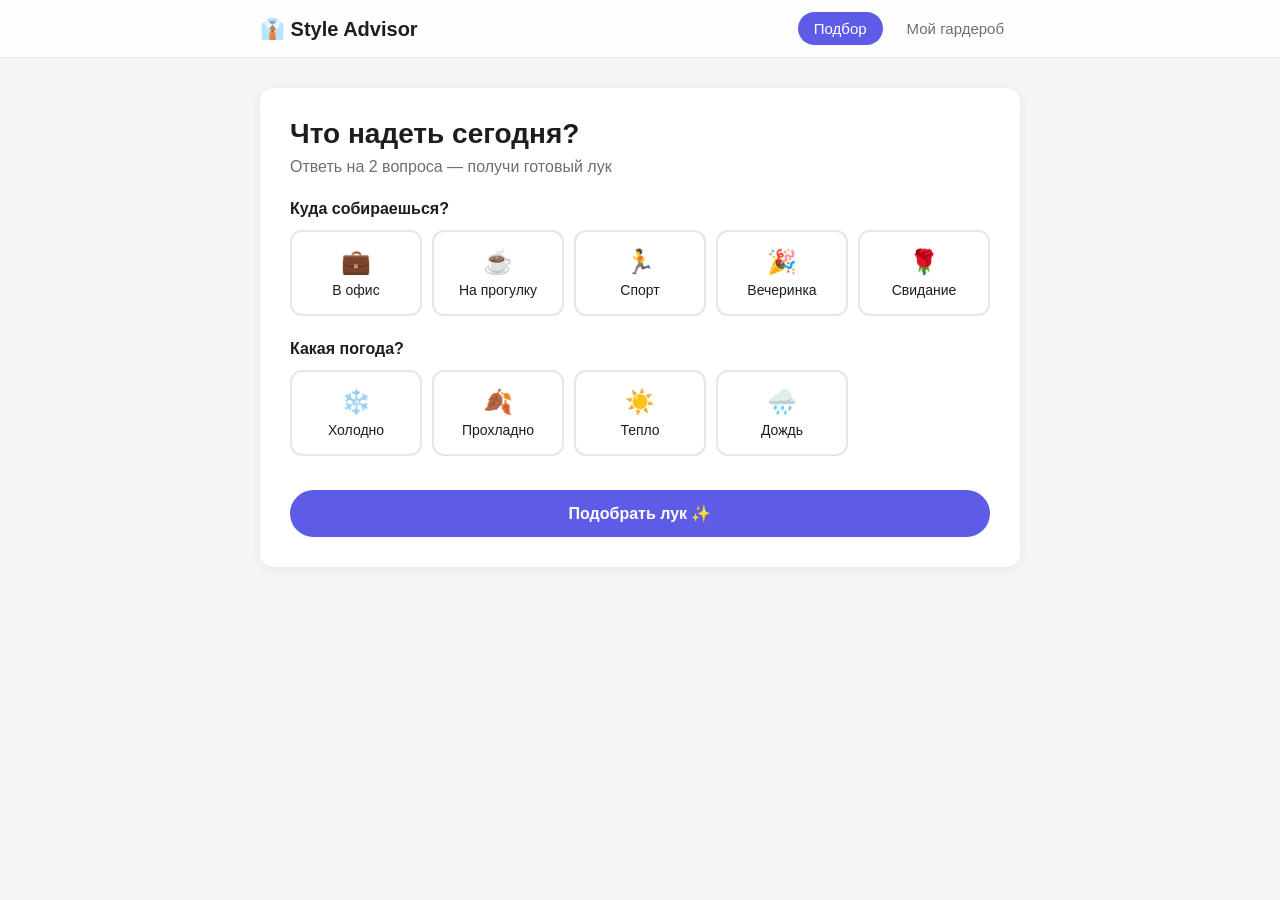
<file: index.html>
<!DOCTYPE html>
<html lang="ru">
<head>
    <meta charset="UTF-8">
    <meta name="viewport" content="width=device-width, initial-scale=1.0">
    <title>Style Advisor — Подбор лука</title>
    <style>
        :root {
            --bg: #f5f5f7;
            --card: #ffffff;
            --text: #1d1d1f;
            --text-secondary: #6e6e73;
            --primary: #5e5ce6;
            --primary-hover: #4b49c3;
            --border: #e5e5ea;
            --shadow: 0 2px 12px rgba(0,0,0,0.06);
            --radius: 14px;
        }

        * { margin: 0; padding: 0; box-sizing: border-box; }

        body {
            font-family: -apple-system, BlinkMacSystemFont, 'Segoe UI', Roboto, sans-serif;
            background: var(--bg);
            color: var(--text);
            min-height: 100vh;
            padding-bottom: 100px;
        }

        /* Навигация */
        .navbar {
            background: rgba(255,255,255,0.85);
            backdrop-filter: blur(20px);
            border-bottom: 1px solid var(--border);
            position: sticky;
            top: 0;
            z-index: 100;
            padding: 12px 0;
        }

        .nav-container {
            max-width: 800px;
            margin: 0 auto;
            padding: 0 20px;
            display: flex;
            justify-content: space-between;
            align-items: center;
        }

        .logo {
            font-size: 20px;
            font-weight: 700;
            text-decoration: none;
            color: var(--text);
            cursor: pointer;
        }

        .nav-links { display: flex; gap: 8px; }

        .nav-links button {
            text-decoration: none;
            color: var(--text-secondary);
            padding: 8px 16px;
            border-radius: 20px;
            font-weight: 500;
            font-size: 15px;
            transition: all 0.2s;
            border: none;
            background: transparent;
            cursor: pointer;
        }

        .nav-links button.active {
            background: var(--primary);
            color: #fff;
        }

        /* Основной контейнер */
        .main-container {
            max-width: 800px;
            margin: 0 auto;
            padding: 30px 20px;
        }

        .card {
            background: var(--card);
            border-radius: var(--radius);
            padding: 30px;
            box-shadow: var(--shadow);
        }

        h1 { font-size: 28px; font-weight: 700; margin-bottom: 8px; }
        h2 { font-size: 24px; font-weight: 700; margin-bottom: 8px; }
        .subtitle { color: var(--text-secondary); margin-bottom: 24px; }

        /* Опрос */
        .question-group { margin-bottom: 24px; }

        .question-label {
            display: block;
            font-weight: 600;
            margin-bottom: 12px;
            font-size: 16px;
        }

        .badge {
            font-size: 12px;
            background: #e8e8ed;
            color: var(--text-secondary);
            padding: 2px 8px;
            border-radius: 10px;
            font-weight: 400;
        }

        .options-grid {
            display: grid;
            grid-template-columns: repeat(auto-fill, minmax(130px, 1fr));
            gap: 10px;
        }

        .option-card {
            display: flex;
            flex-direction: column;
            align-items: center;
            gap: 6px;
            padding: 16px 12px;
            border: 2px solid var(--border);
            border-radius: 12px;
            cursor: pointer;
            transition: all 0.2s;
            text-align: center;
            font-weight: 500;
            font-size: 14px;
            background: var(--card);
        }

        .option-card:hover { border-color: var(--primary); background: #f8f8ff; }

        input[type="radio"] { display: none; }

        input[type="radio"]:checked+.option-card {
            border-color: var(--primary);
            background: #f0eeff;
            color: var(--primary);
        }

        .option-icon { font-size: 24px; }

        /* Кнопки */
        .btn-primary {
            background: var(--primary);
            color: #fff;
            border: none;
            padding: 14px 28px;
            border-radius: 25px;
            font-size: 16px;
            font-weight: 600;
            cursor: pointer;
            width: 100%;
            margin-top: 10px;
            display: inline-block;
            text-align: center;
        }

        .btn-primary:hover { background: var(--primary-hover); }

        .btn-secondary {
            background: #e8e8ed;
            color: var(--text);
            border: none;
            padding: 14px 28px;
            border-radius: 25px;
            font-size: 16px;
            font-weight: 600;
            cursor: pointer;
        }

        .btn-outline {
            background: transparent;
            border: 2px solid var(--primary);
            color: var(--primary);
            padding: 10px 20px;
            border-radius: 25px;
            font-weight: 600;
            cursor: pointer;
            text-decoration: none;
            display: inline-block;
        }

        .btn-small {
            padding: 6px 14px;
            font-size: 13px;
            border-radius: 15px;
            background: var(--primary);
            color: #fff;
            border: none;
            cursor: pointer;
        }

        .btn-danger {
            background: transparent;
            color: #ff3b30;
            border: none;
            font-size: 12px;
            cursor: pointer;
            padding: 4px 8px;
        }

        /* Страницы */
        .page { display: none; }
        .page.active { display: block; }

        /* Результат */
        .result-card { text-align: center; }

        .outfit-display {
            display: flex;
            flex-wrap: wrap;
            justify-content: center;
            gap: 20px;
            margin: 30px 0;
        }

        .outfit-item {
            background: #f9f9fb;
            border-radius: var(--radius);
            padding: 20px;
            min-width: 140px;
            text-align: center;
        }

        .outfit-item img {
            width: 120px;
            height: 120px;
            object-fit: cover;
            border-radius: 10px;
            margin-bottom: 10px;
            background: #e0e0e0;
        }

        .outfit-item .item-category {
            font-size: 12px;
            color: var(--text-secondary);
            text-transform: uppercase;
            letter-spacing: 1px;
        }

        .outfit-item .item-name { font-weight: 600; margin-top: 4px; }

        .result-actions {
            display: flex;
            gap: 12px;
            justify-content: center;
            margin-top: 20px;
        }

        .result-actions .btn-primary { width: auto; margin-top: 0; }

        .hidden { display: none !important; }

        .empty-wardrobe-warning {
            margin-top: 20px;
            padding: 16px;
            background: #fff3cd;
            border-radius: 10px;
        }

        /* Каталог */
        .catalog-header {
            display: flex;
            justify-content: space-between;
            align-items: center;
            margin-bottom: 20px;
            flex-wrap: wrap;
            gap: 12px;
        }

        .catalog-header .btn-primary {
            width: auto;
            margin-top: 0;
            padding: 12px 24px;
        }

        .filters {
            display: flex;
            gap: 8px;
            margin-bottom: 24px;
            flex-wrap: wrap;
        }

        .filter-btn {
            padding: 8px 16px;
            border-radius: 20px;
            border: 2px solid var(--border);
            background: var(--card);
            cursor: pointer;
            font-weight: 500;
            font-size: 14px;
        }

        .filter-btn.active { background: var(--primary); color: #fff; border-color: var(--primary); }

        .wardrobe-grid {
            display: grid;
            grid-template-columns: repeat(auto-fill, minmax(160px, 1fr));
            gap: 16px;
            margin-bottom: 30px;
        }

        .wardrobe-item {
            background: var(--card);
            border-radius: var(--radius);
            overflow: hidden;
            box-shadow: var(--shadow);
        }

        .wardrobe-item img {
            width: 100%;
            height: 160px;
            object-fit: cover;
            background: #e0e0e0;
        }

        .wardrobe-item .item-info { padding: 12px; }

        .wardrobe-item .item-name {
            font-weight: 600;
            font-size: 14px;
            margin-bottom: 4px;
        }

        .wardrobe-item .item-meta { font-size: 12px; color: var(--text-secondary); }

        .empty-state {
            text-align: center;
            padding: 60px 20px;
        }

        .empty-icon { font-size: 64px; margin-bottom: 16px; }

        .data-actions {
            display: flex;
            gap: 12px;
            justify-content: center;
        }

        /* Модальное окно */
        .modal {
            position: fixed;
            inset: 0;
            z-index: 200;
            display: flex;
            align-items: center;
            justify-content: center;
        }

        .modal-overlay {
            position: absolute;
            inset: 0;
            background: rgba(0,0,0,0.4);
        }

        .modal-content {
            position: relative;
            background: var(--card);
            border-radius: var(--radius);
            padding: 30px;
            width: 90%;
            max-width: 500px;
            max-height: 90vh;
            overflow-y: auto;
        }

        .modal-close {
            position: absolute;
            top: 16px;
            right: 20px;
            font-size: 28px;
            background: none;
            border: none;
            cursor: pointer;
        }

        .form-group { margin-bottom: 16px; }

        .form-group label {
            display: block;
            font-weight: 600;
            margin-bottom: 6px;
            font-size: 14px;
        }

        .form-group input[type="text"],
        .form-group select {
            width: 100%;
            padding: 12px;
            border: 2px solid var(--border);
            border-radius: 10px;
            font-size: 16px;
        }

        .photo-upload { position: relative; }

        .photo-upload input[type="file"] { display: none; }

        .photo-preview {
            border: 2px dashed var(--border);
            border-radius: 10px;
            padding: 40px;
            text-align: center;
            cursor: pointer;
            color: var(--text-secondary);
            min-height: 100px;
            display: flex;
            align-items: center;
            justify-content: center;
            overflow: hidden;
        }

        .photo-preview img { max-width: 100%; max-height: 200px; border-radius: 8px; }

        /* Адаптив */
        @media (max-width: 600px) {
            .card { padding: 20px; }
            .options-grid { grid-template-columns: repeat(2, 1fr); }
            .wardrobe-grid { grid-template-columns: repeat(2, 1fr); }
            .outfit-display { flex-direction: column; align-items: center; }
            .result-actions { flex-direction: column; }
        }
    </style>
</head>
<body>
    <!-- Навигация -->
    <nav class="navbar">
        <div class="nav-container">
            <span class="logo" onclick="switchPage('survey')">👔 Style Advisor</span>
            <div class="nav-links">
                <button id="nav-survey" class="active" onclick="switchPage('survey')">Подбор</button>
                <button id="nav-catalog" onclick="switchPage('catalog')">Мой гардероб</button>
            </div>
        </div>
    </nav>

    <main class="main-container">
        <!-- ========== СТРАНИЦА ОПРОСА ========== -->
        <section id="page-survey" class="page active">
            <div class="card">
                <h1>Что надеть сегодня?</h1>
                <p class="subtitle">Ответь на 2 вопроса — получи готовый лук</p>

                <form id="survey-form">
                    <div class="question-group">
                        <label class="question-label">Куда собираешься?</label>
                        <div class="options-grid">
                            <input type="radio" name="occasion" value="office" id="occ-office">
                            <label for="occ-office" class="option-card">
                                <span class="option-icon">💼</span> В офис
                            </label>

                            <input type="radio" name="occasion" value="casual" id="occ-casual">
                            <label for="occ-casual" class="option-card">
                                <span class="option-icon">☕</span> На прогулку
                            </label>

                            <input type="radio" name="occasion" value="sport" id="occ-sport">
                            <label for="occ-sport" class="option-card">
                                <span class="option-icon">🏃</span> Спорт
                            </label>

                            <input type="radio" name="occasion" value="party" id="occ-party">
                            <label for="occ-party" class="option-card">
                                <span class="option-icon">🎉</span> Вечеринка
                            </label>

                            <input type="radio" name="occasion" value="date" id="occ-date">
                            <label for="occ-date" class="option-card">
                                <span class="option-icon">🌹</span> Свидание
                            </label>
                        </div>
                    </div>

                    <div class="question-group">
                        <label class="question-label">Какая погода?</label>
                        <div class="options-grid">
                            <input type="radio" name="weather" value="winter" id="wth-winter">
                            <label for="wth-winter" class="option-card">
                                <span class="option-icon">❄️</span> Холодно
                            </label>

                            <input type="radio" name="weather" value="demi" id="wth-demi">
                            <label for="wth-demi" class="option-card">
                                <span class="option-icon">🍂</span> Прохладно
                            </label>

                            <input type="radio" name="weather" value="summer" id="wth-summer">
                            <label for="wth-summer" class="option-card">
                                <span class="option-icon">☀️</span> Тепло
                            </label>

                            <input type="radio" name="weather" value="rain" id="wth-rain">
                            <label for="wth-rain" class="option-card">
                                <span class="option-icon">🌧️</span> Дождь
                            </label>
                        </div>
                    </div>

                    <button type="submit" class="btn-primary">Подобрать лук ✨</button>
                </form>
            </div>
        </section>

        <!-- ========== СТРАНИЦА РЕЗУЛЬТАТА ========== -->
        <section id="page-result" class="page">
            <div class="card result-card">
                <h2>✨ Твой лук готов!</h2>
                <p class="subtitle" id="result-description"></p>
                <div class="outfit-display" id="outfit-container"></div>
                <div class="result-actions">
                    <button class="btn-secondary" id="retry-btn">Подобрать другой</button>
                    <button class="btn-primary" id="back-btn">Новый опрос</button>
                </div>
                <div class="empty-wardrobe-warning hidden" id="empty-warning">
                    <p>⚠️ В гардеробе нет подходящих вещей.</p>
                    <button class="btn-outline" onclick="switchPage('catalog')">Добавить вещи</button>
                </div>
            </div>
        </section>

        <!-- ========== СТРАНИЦА КАТАЛОГА ========== -->
        <section id="page-catalog" class="page">
            <div class="catalog-header">
                <h1>Твой гардероб</h1>
                <button class="btn-primary" id="add-item-btn">+ Добавить вещь</button>
            </div>

            <div class="filters">
                <button class="filter-btn active" data-filter="all">Всё</button>
                <button class="filter-btn" data-filter="top">👕 Верх</button>
                <button class="filter-btn" data-filter="bottom">👖 Низ</button>
                <button class="filter-btn" data-filter="shoes">👟 Обувь</button>
                <button class="filter-btn" data-filter="outerwear">🧥 Верхняя</button>
                <button class="filter-btn" data-filter="accessories">👜 Аксессуары</button>
            </div>

            <div class="wardrobe-grid" id="wardrobe-grid"></div>

            <div class="empty-state hidden" id="empty-state">
                <div class="empty-icon">👗</div>
                <h3>Гардероб пуст</h3>
                <p>Добавь первую вещь, чтобы начать подбирать луки</p>
                <button class="btn-primary" id="empty-add-btn">+ Добавить вещь</button>
            </div>

            <div class="data-actions">
                <button class="btn-outline" id="export-btn">📥 Экспорт</button>
                <button class="btn-outline" id="import-btn">📤 Импорт</button>
                <input type="file" id="import-file" accept=".json" hidden>
            </div>
        </section>
    </main>

    <!-- ========== МОДАЛЬНОЕ ОКНО ========== -->
    <div class="modal hidden" id="add-modal">
        <div class="modal-overlay"></div>
        <div class="modal-content">
            <button class="modal-close" id="modal-close">&times;</button>
            <h2>Добавить вещь</h2>
            <form id="add-item-form">
                <div class="form-group">
                    <label>Название</label>
                    <input type="text" id="item-name" placeholder="Например: Белая рубашка" required>
                </div>
                <div class="form-group">
                    <label>Фото</label>
                    <div class="photo-upload">
                        <input type="file" id="item-photo" accept="image/*">
                        <div class="photo-preview" id="photo-preview">
                            <span>Нажми, чтобы выбрать фото</span>
                        </div>
                    </div>
                </div>
                <div class="form-group">
                    <label>Категория</label>
                    <select id="item-category" required>
                        <option value="">Выбери...</option>
                        <option value="top">Верх</option>
                        <option value="bottom">Низ</option>
                        <option value="shoes">Обувь</option>
                        <option value="outerwear">Верхняя одежда</option>
                        <option value="accessories">Аксессуары</option>
                    </select>
                </div>
                <div class="form-group">
                    <label>Сезон</label>
                    <select id="item-season" required>
                        <option value="">Выбери...</option>
                        <option value="winter">Зима</option>
                        <option value="demi">Демисезон</option>
                        <option value="summer">Лето</option>
                        <option value="rain">Дождь</option>
                        <option value="all">Всесезонное</option>
                    </select>
                </div>
                <div class="form-group">
                    <label>Стиль</label>
                    <select id="item-style" required>
                        <option value="">Выбери...</option>
                        <option value="office">Офисный</option>
                        <option value="casual">Повседневный</option>
                        <option value="sport">Спортивный</option>
                        <option value="party">Вечерний</option>
                        <option value="date">Романтичный</option>
                    </select>
                </div>
                <button type="submit" class="btn-primary">Добавить в гардероб</button>
            </form>
        </div>
    </div>

    <script>
        // ========== ХРАНИЛИЩЕ И ЛОГИКА ==========
        const STORAGE_KEY = 'style_advisor_wardrobe_v2';

        function getWardrobe() {
            try {
                const data = localStorage.getItem(STORAGE_KEY);
                return data ? JSON.parse(data) : [];
            } catch (e) {
                return [];
            }
        }

        function saveWardrobe(wardrobe) {
            try {
                localStorage.setItem(STORAGE_KEY, JSON.stringify(wardrobe));
                return true;
            } catch (e) {
                alert('Не удалось сохранить: закончилось место в хранилище');
                return false;
            }
        }

        function addItem(item) {
            const wardrobe = getWardrobe();
            wardrobe.push({
                id: Date.now(),
                name: item.name,
                photo: item.photo,
                category: item.category,
                season: item.season,
                style: item.style,
                color: item.color || '#cccccc',
                createdAt: new Date().toISOString()
            });
            return saveWardrobe(wardrobe);
        }

        function deleteItem(id) {
            const wardrobe = getWardrobe().filter(item => item.id !== id);
            return saveWardrobe(wardrobe);
        }

        function exportWardrobe() {
            const wardrobe = getWardrobe();
            const blob = new Blob([JSON.stringify(wardrobe, null, 2)], { type: 'application/json' });
            const url = URL.createObjectURL(blob);
            const a = document.createElement('a');
            a.href = url;
            a.download = 'wardrobe_backup.json';
            a.click();
            URL.revokeObjectURL(url);
        }

        function importWardrobe(file) {
            return new Promise((resolve, reject) => {
                const reader = new FileReader();
                reader.onload = (e) => {
                    try {
                        const imported = JSON.parse(e.target.result);
                        if (!Array.isArray(imported)) {
                            reject(new Error('Неверный формат'));
                            return;
                        }
                        const current = getWardrobe();
                        const merged = [...current];
                        imported.forEach(item => {
                            if (!merged.find(i => i.id === item.id)) {
                                merged.push(item);
                            }
                        });
                        saveWardrobe(merged);
                        resolve(merged.length);
                    } catch (err) {
                        reject(new Error('Не удалось прочитать файл'));
                    }
                };
                reader.onerror = () => reject(new Error('Ошибка чтения'));
                reader.readAsText(file);
            });
        }

        function getOutfit(occasion, weather) {
            const wardrobe = getWardrobe();
            let tops = wardrobe.filter(i =>
                i.category === 'top' &&
                (i.season === weather || i.season === 'all') &&
                (i.style === occasion || i.style === 'casual')
            );
            let bottoms = wardrobe.filter(i =>
                i.category === 'bottom' &&
                (i.season === weather || i.season === 'all') &&
                (i.style === occasion || i.style === 'casual')
            );
            let shoes = wardrobe.filter(i =>
                i.category === 'shoes' &&
                (i.season === weather || i.season === 'all')
            );
            let outerwear = wardrobe.filter(i =>
                i.category === 'outerwear' &&
                (i.season === weather || i.season === 'all')
            );

            if (tops.length === 0) tops = wardrobe.filter(i => i.category === 'top');
            if (bottoms.length === 0) bottoms = wardrobe.filter(i => i.category === 'bottom');
            if (shoes.length === 0) shoes = wardrobe.filter(i => i.category === 'shoes');

            const result = {};
            if (outerwear.length > 0 && weather !== 'summer') {
                result.outerwear = outerwear[Math.floor(Math.random() * outerwear.length)];
            }
            if (tops.length > 0) result.top = tops[Math.floor(Math.random() * tops.length)];
            if (bottoms.length > 0) result.bottom = bottoms[Math.floor(Math.random() * bottoms.length)];
            if (shoes.length > 0) result.shoes = shoes[Math.floor(Math.random() * shoes.length)];
            return result;
        }

        // ========== ДЕМО-ДАННЫЕ ==========
        function makeDemoPhoto(emoji, bg, label, textColor) {
            const svg = `<svg xmlns="http://www.w3.org/2000/svg" width="200" height="200" viewBox="0 0 200 200">
                <rect width="200" height="200" fill="${bg}"/>
                <text x="100" y="95" text-anchor="middle" font-size="52">${emoji}</text>
                <text x="100" y="155" text-anchor="middle" font-size="13" fill="${textColor}" font-family="sans-serif">${label}</text>
            </svg>`;
            return 'data:image/svg+xml,' + encodeURIComponent(svg);
        }

        const DEMO_ITEMS = [
            { id: 1001, name: 'Белая рубашка', photo: makeDemoPhoto('👔', '#f5f5f0', 'Белая рубашка', '#333'),
                category: 'top', season: 'all', style: 'office', color: '#FFFFFF' },
            { id: 1002, name: 'Чёрные брюки', photo: makeDemoPhoto('👖', '#1a1a2e', 'Чёрные брюки', '#ccc'),
                category: 'bottom', season: 'all', style: 'office', color: '#000000' },
            { id: 1003, name: 'Кеды', photo: makeDemoPhoto('👟', '#e8f4f8', 'Кеды', '#333'),
                category: 'shoes', season: 'summer', style: 'casual', color: '#E8F4F8' },
            { id: 1004, name: 'Джинсы', photo: makeDemoPhoto('👖', '#4a6fa5', 'Джинсы', '#fff'),
                category: 'bottom', season: 'demi', style: 'casual', color: '#4A6FA5' },
            { id: 1005, name: 'Туфли', photo: makeDemoPhoto('👞', '#2d2d2d', 'Туфли', '#ccc'),
                category: 'shoes', season: 'all', style: 'office', color: '#2D2D2D' },
            { id: 1006, name: 'Свитер', photo: makeDemoPhoto('🧶', '#c0392b', 'Свитер', '#fff'),
                category: 'top', season: 'winter', style: 'casual', color: '#C0392B' },
            { id: 1007, name: 'Пальто', photo: makeDemoPhoto('🧥', '#5d4037', 'Пальто', '#ccc'),
                category: 'outerwear', season: 'winter', style: 'office', color: '#5D4037' },
            { id: 1008, name: 'Шорты', photo: makeDemoPhoto('🩳', '#27ae60', 'Шорты', '#fff'),
                category: 'bottom', season: 'summer', style: 'sport', color: '#27AE60' },
            { id: 1009, name: 'Кроссовки', photo: makeDemoPhoto('👟', '#f39c12', 'Кроссовки', '#fff'),
                category: 'shoes', season: 'all', style: 'sport', color: '#F39C12' },
            { id: 1010, name: 'Сумка', photo: makeDemoPhoto('👜', '#e8daef', 'Сумка', '#333'),
                category: 'accessories', season: 'all', style: 'casual', color: '#E8DAEF' }
        ];

        // ========== НАВИГАЦИЯ ==========
        function switchPage(pageName) {
            document.querySelectorAll('.page').forEach(p => p.classList.remove('active'));
            document.getElementById('page-' + pageName).classList.add('active');
            document.querySelectorAll('.nav-links button').forEach(b => b.classList.remove('active'));
            document.getElementById('nav-' + pageName).classList.add('active');
            if (pageName === 'survey') {
                document.getElementById('page-result').classList.remove('active');
                document.getElementById('survey-form').reset();
            }
            if (pageName === 'catalog') renderCatalog();
        }

        // ========== ОПРОС И РЕЗУЛЬТАТ ==========
        document.getElementById('survey-form').addEventListener('submit', function(e) {
            e.preventDefault();
            const occasion = document.querySelector('input[name="occasion"]:checked');
            const weather = document.querySelector('input[name="weather"]:checked');
            if (!occasion || !weather) { alert('Выбери повод и погоду!'); return; }
            showResult(occasion.value, weather.value);
        });

        document.getElementById('back-btn').addEventListener('click', () => switchPage('survey'));
        document.getElementById('retry-btn').addEventListener('click', function() {
            const occasion = document.querySelector('input[name="occasion"]:checked');
            const weather = document.querySelector('input[name="weather"]:checked');
            if (!occasion || !weather) return;
            showResult(occasion.value, weather.value);
        });

        function showResult(occasion, weather) {
            const outfit = getOutfit(occasion, weather);
            const occasionNames = { office: 'офис', casual: 'прогулку', sport: 'спорт', party: 'вечеринку',
                date: 'свидание' };
            const weatherNames = { winter: 'холодную', demi: 'прохладную', summer: 'тёплую', rain: 'дождливую' };
            document.getElementById('result-description').textContent =
                `На ${occasionNames[occasion]||occasion} в ${weatherNames[weather]||weather} погоду:`;
            const container = document.getElementById('outfit-container');
            const warning = document.getElementById('empty-warning');
            if (Object.keys(outfit).length === 0) {
                container.innerHTML = '';
                warning.classList.remove('hidden');
            } else {
                warning.classList.add('hidden');
                const order = ['outerwear', 'top', 'bottom', 'shoes', 'accessories'];
                const names = { outerwear: 'Верхняя одежда', top: 'Верх', bottom: 'Низ', shoes: 'Обувь',
                    accessories: 'Аксессуары' };
                container.innerHTML = order.filter(c => outfit[c]).map(c => `
                    <div class="outfit-item">
                        <img src="${outfit[c].photo}" alt="${outfit[c].name}" onerror="this.style.background='#eee'">
                        <div class="item-category">${names[c]}</div>
                        <div class="item-name">${outfit[c].name}</div>
                    </div>
                `).join('');
            }
            document.querySelectorAll('.page').forEach(p => p.classList.remove('active'));
            document.getElementById('page-result').classList.add('active');
        }

        // ========== КАТАЛОГ ==========
        let currentFilter = 'all';

        function renderCatalog() {
            const grid = document.getElementById('wardrobe-grid');
            const emptyState = document.getElementById('empty-state');
            const wardrobe = getWardrobe();
            const filtered = currentFilter === 'all' ? wardrobe : wardrobe.filter(i => i.category ===
                currentFilter);

            if (wardrobe.length === 0) {
                grid.innerHTML = '';
                emptyState.classList.remove('hidden');
            } else {
                emptyState.classList.add('hidden');
                const emojiMap = { top: '👕', bottom: '👖', shoes: '👟', outerwear: '🧥', accessories: '👜' };
                const styleMap = { office: 'Офис', casual: 'Повседн.', sport: 'Спорт', party: 'Вечер',
                    date: 'Романт.' };
                const seasonMap = { winter: 'Зима', demi: 'Деми', summer: 'Лето', rain: 'Дождь', all: 'Всесезон' };
                grid.innerHTML = filtered.map(item => `
                    <div class="wardrobe-item">
                        <img src="${item.photo}" alt="${item.name}" onerror="this.style.background='#e0e0e0'">
                        <div class="item-info">
                            <div class="item-name">${item.name}</div>
                            <div class="item-meta">${emojiMap[item.category]||'👗'} ${styleMap[item.style]||item.style} · ${seasonMap[item.season]||item.season}</div>
                            <button class="btn-danger" data-id="${item.id}">🗑 Удалить</button>
                        </div>
                    </div>
                `).join('');

                // Вешаем обработчики удаления
                grid.querySelectorAll('.btn-danger').forEach(btn => {
                    btn.addEventListener('click', function() {
                        if (confirm('Удалить эту вещь?')) {
                            deleteItem(Number(this.dataset.id));
                            renderCatalog();
                        }
                    });
                });
            }
        }

        // Фильтры
        document.querySelectorAll('.filter-btn').forEach(btn => {
            btn.addEventListener('click', function() {
                document.querySelectorAll('.filter-btn').forEach(b => b.classList.remove('active'));
                this.classList.add('active');
                currentFilter = this.dataset.filter;
                renderCatalog();
            });
        });

        // Кнопки добавить
        function openModal() { document.getElementById('add-modal').classList.remove('hidden'); }

        function closeModal() {
            document.getElementById('add-modal').classList.add('hidden');
            document.getElementById('add-item-form').reset();
            document.getElementById('photo-preview').innerHTML = '<span>Нажми, чтобы выбрать фото</span>';
        }

        document.getElementById('add-item-btn').addEventListener('click', openModal);
        document.getElementById('empty-add-btn').addEventListener('click', openModal);
        document.getElementById('modal-close').addEventListener('click', closeModal);
        document.querySelector('.modal-overlay').addEventListener('click', closeModal);

        // Предпросмотр фото
        document.getElementById('photo-preview').addEventListener('click', () => document.getElementById('item-photo')
            .click());
        document.getElementById('item-photo').addEventListener('change', function() {
            const file = this.files[0];
            if (file) {
                const reader = new FileReader();
                reader.onload = (e) => {
                    document.getElementById('photo-preview').innerHTML =
                        `<img src="${e.target.result}" alt="Предпросмотр">`;
                };
                reader.readAsDataURL(file);
            }
        });

        // Добавление вещи
        document.getElementById('add-item-form').addEventListener('submit', function(e) {
            e.preventDefault();
            const name = document.getElementById('item-name').value.trim();
            const category = document.getElementById('item-category').value;
            const season = document.getElementById('item-season').value;
            const style = document.getElementById('item-style').value;
            const photoImg = document.querySelector('#photo-preview img');
            let photo = '';
            if (photoImg) {
                photo = photoImg.src;
            } else {
                photo = makeDemoPhoto('👗', '#e0e0e0', name || 'Вещь', '#333');
            }
            if (!name || !category || !season || !style) {
                alert('Заполни все поля!');
                return;
            }
            addItem({ name, photo, category, season, style });
            closeModal();
            renderCatalog();
        });

        // Экспорт/импорт
        document.getElementById('export-btn').addEventListener('click', exportWardrobe);
        document.getElementById('import-btn').addEventListener('click', () => document.getElementById('import-file')
            .click());
        document.getElementById('import-file').addEventListener('change', async function() {
            const file = this.files[0];
            if (!file) return;
            try {
                const count = await importWardrobe(file);
                alert('✅ Импортировано! Всего вещей: ' + count);
                renderCatalog();
            } catch (err) {
                alert('❌ ' + err.message);
            }
            this.value = '';
        });

        // ========== ИНИЦИАЛИЗАЦИЯ ==========
        if (getWardrobe().length === 0) {
            saveWardrobe(DEMO_ITEMS);
        }
        renderCatalog();
    </script>
</body>
</html>
</file>
